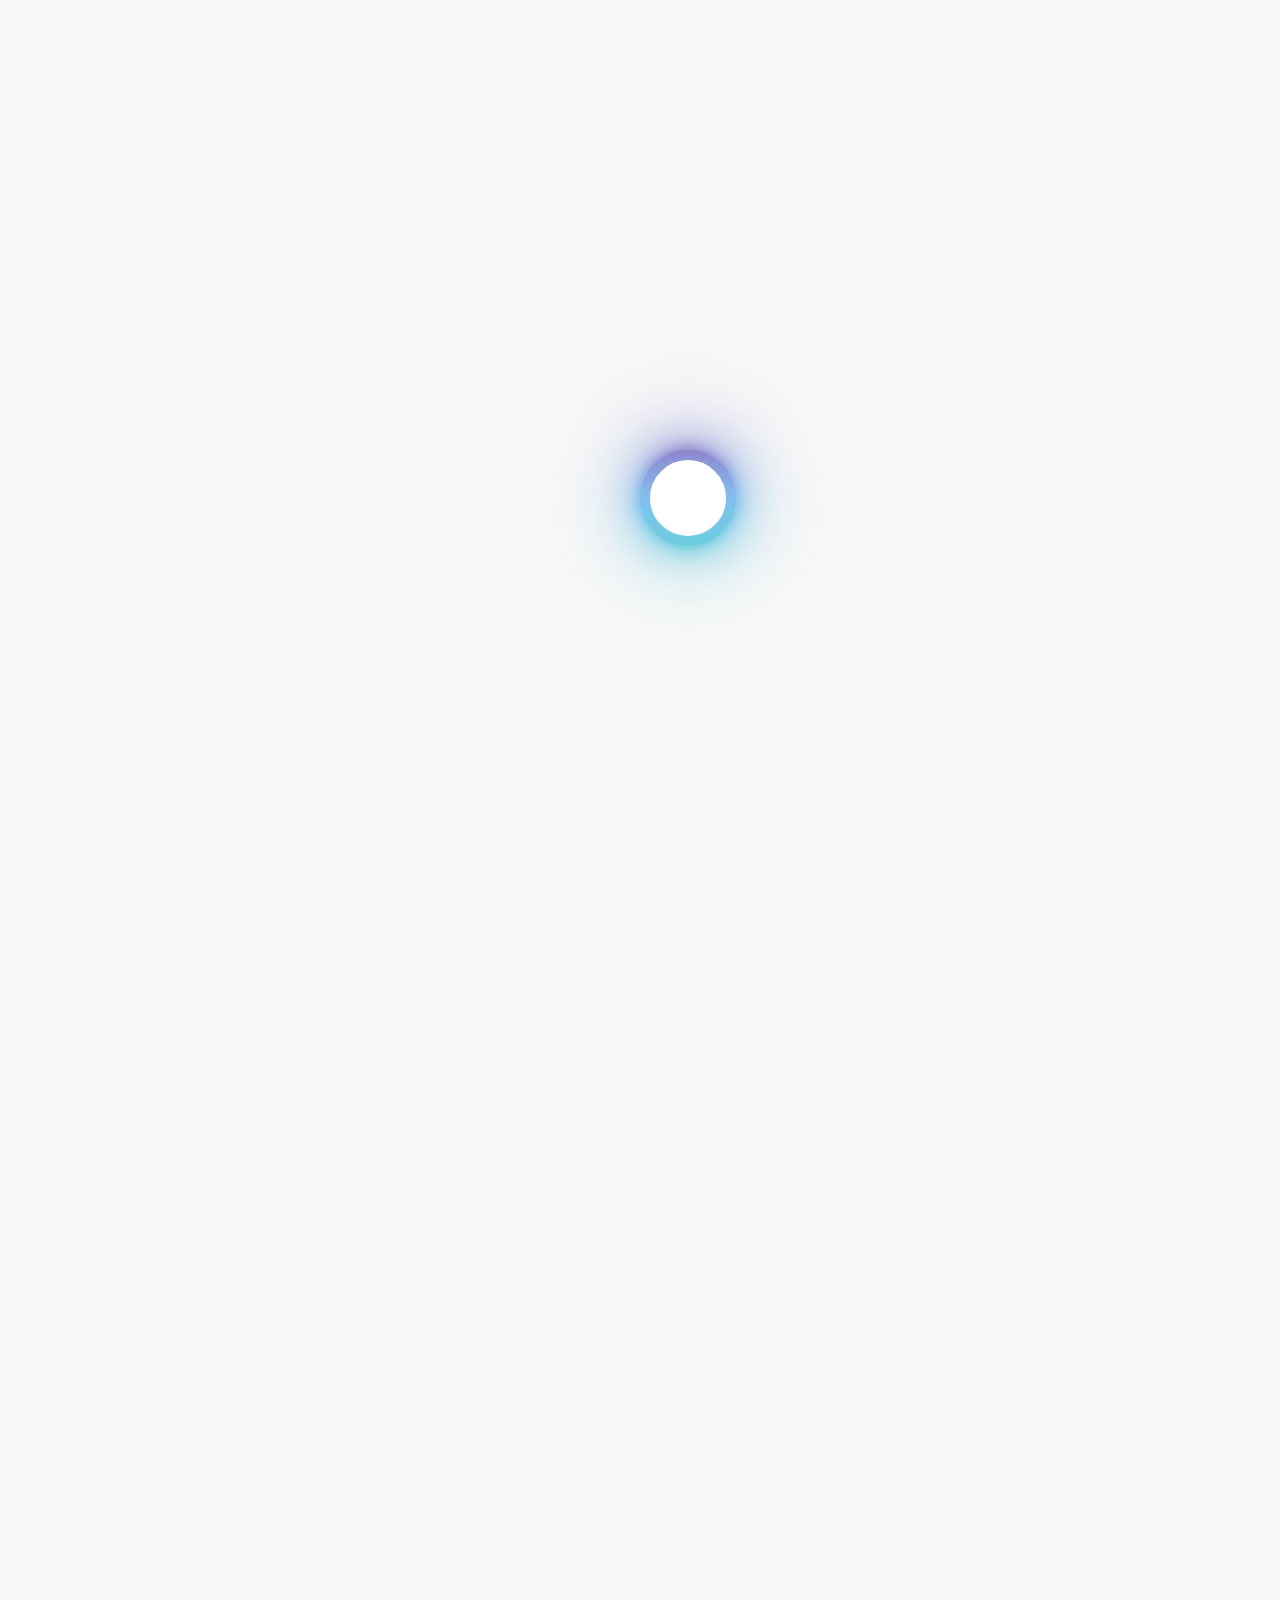
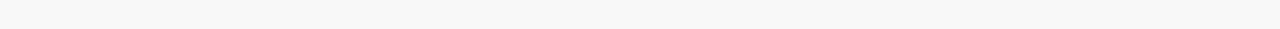
<file: index.html>
<!DOCTYPE html>
<html lang="en">
  <head>
    <meta charset="UTF-8" />
    <meta name="viewport" content="width=device-width, initial-scale=1.0" />
    <title>Home</title>
    <link rel="stylesheet" href="styles.css" />
    <link
      rel="stylesheet"
      href="https://cdnjs.cloudflare.com/ajax/libs/font-awesome/6.4.2/css/all.min.css"
    />
    <link rel="preconnect" href="https://fonts.googleapis.com" />
    <link rel="preconnect" href="https://fonts.gstatic.com" crossorigin />
    <link
      href="https://fonts.googleapis.com/css2?family=Roboto&display=swap"
      rel="stylesheet"
    />
    <link rel="preconnect" href="https://fonts.googleapis.com" />
    <link rel="preconnect" href="https://fonts.gstatic.com" crossorigin />
    <link
      href="https://fonts.googleapis.com/css2?family=Shrikhand&display=swap"
      rel="stylesheet"
    />
  </head>

  <body>
    <div class="hide-delayed">
      <div class="hide-delayed container">
        <span></span>
        <span></span>
        <span></span>
        <span></span>
      </div>
    </div>

    <div class="body-wrapper show-delayed">
      <header class="landing-header">
        <img class="site-logo" src="images/logo/ohmyfood@2x.svg" alt="logo" />
      </header>
      <div class="location">
        <div class="location-title">
          <i class="fa fa-location-dot"></i>
          <p>Paris, Belleville</p>
        </div>
      </div>
      <div class="explore-restaurants-container">
        <h2>Book the menu you like</h2>
        <p>
          Discover top-of-the-art restaurants we <br />
          picked for you
        </p>
        <button class="explore-button">Explore our restaurants</button>
      </div>
      <div class="tutorial">
        <div class="tutorial-wrapper">
          <h2>How it works</h2>
          <div class="tutorial-items">
            <div class="tutorial-item-container">
              <div class="tutorial-item-num">1</div>

              <div class="tutorial-item">
                <i class="fa fa-mobile-screen-button"></i>
                <p>Choose a restaurant</p>
              </div>
            </div>
            <div class="tutorial-item-container">
              <div class="tutorial-item-num">2</div>

              <div class="tutorial-item">
                <i class="fa fa-list-ul"></i>
                <p>Create your menu</p>
              </div>
            </div>
            <div class="tutorial-item-container">
              <div class="tutorial-item-num">3</div>

              <div class="tutorial-item purple">
                <i style="color: #9356dc" class="fa fa-store"></i>
                <p>Go enjoy it at the restaurant</p>
              </div>
            </div>
          </div>
        </div>
      </div>
      <div class="restaurants-container">
        <div class="restaurants-wrapper">
          <h2>Restaurants</h2>
          <div class="restaurant-items">
            <a href="menu-one.html">
              <div class="restaurant-item">
                <div class="new">New</div>
                <img
                  src="images/restaurants/jay-wennington-N_Y88TWmGwA-unsplash.jpg"
                  alt="The Full Palette"
                />

                <div class="item-details">
                  <div>
                    <h3>The Full Palette</h3>
                    <p>New York</p>
                  </div>

                  <div class="con-like">
                    <div class="like" title="like"></div>
                    <div class="checkmark">
                      <svg
                        xmlns="http://www.w3.org/2000/svg"
                        class="outline"
                        viewBox="0 0 24 24"
                      >
                        <path
                          d="M17.5,1.917a6.4,6.4,0,0,0-5.5,3.3,6.4,6.4,0,0,0-5.5-3.3A6.8,6.8,0,0,0,0,8.967c0,4.547,4.786,9.513,8.8,12.88a4.974,4.974,0,0,0,6.4,0C19.214,18.48,24,13.514,24,8.967A6.8,6.8,0,0,0,17.5,1.917Zm-3.585,18.4a2.973,2.973,0,0,1-3.83,0C4.947,16.006,2,11.87,2,8.967a4.8,4.8,0,0,1,4.5-5.05A4.8,4.8,0,0,1,11,8.967a1,1,0,0,0,2,0,4.8,4.8,0,0,1,4.5-5.05A4.8,4.8,0,0,1,22,8.967C22,11.87,19.053,16.006,13.915,20.313Z"
                        ></path>
                      </svg>
                      <svg
                        xmlns="http://www.w3.org/2000/svg"
                        class="filled"
                        viewBox="0 0 24 24"
                      >
                        <path
                          d="M17.5,1.917a6.4,6.4,0,0,0-5.5,3.3,6.4,6.4,0,0,0-5.5-3.3A6.8,6.8,0,0,0,0,8.967c0,4.547,4.786,9.513,8.8,12.88a4.974,4.974,0,0,0,6.4,0C19.214,18.48,24,13.514,24,8.967A6.8,6.8,0,0,0,17.5,1.917Z"
                        ></path>
                      </svg>
                    </div>
                  </div>
                </div>
              </div>
            </a>
            <a href="menu-two.html">
              <div class="restaurant-item">
                <div class="new">New</div>
                <img
                  src="images/restaurants/stil-u2Lp8tXIcjw-unsplash.jpg"
                  alt="The Enchanted Plate"
                />

                <div class="item-details">
                  <div>
                    <h3>The Enchanted Plate</h3>

                    <p>New York</p>
                  </div>
                  <div class="con-like">
                    <div class="like" title="like"></div>
                    <div class="checkmark">
                      <svg
                        xmlns="http://www.w3.org/2000/svg"
                        class="outline"
                        viewBox="0 0 24 24"
                      >
                        <path
                          d="M17.5,1.917a6.4,6.4,0,0,0-5.5,3.3,6.4,6.4,0,0,0-5.5-3.3A6.8,6.8,0,0,0,0,8.967c0,4.547,4.786,9.513,8.8,12.88a4.974,4.974,0,0,0,6.4,0C19.214,18.48,24,13.514,24,8.967A6.8,6.8,0,0,0,17.5,1.917Zm-3.585,18.4a2.973,2.973,0,0,1-3.83,0C4.947,16.006,2,11.87,2,8.967a4.8,4.8,0,0,1,4.5-5.05A4.8,4.8,0,0,1,11,8.967a1,1,0,0,0,2,0,4.8,4.8,0,0,1,4.5-5.05A4.8,4.8,0,0,1,22,8.967C22,11.87,19.053,16.006,13.915,20.313Z"
                        ></path>
                      </svg>
                      <svg
                        xmlns="http://www.w3.org/2000/svg"
                        class="filled"
                        viewBox="0 0 24 24"
                      >
                        <path
                          d="M17.5,1.917a6.4,6.4,0,0,0-5.5,3.3,6.4,6.4,0,0,0-5.5-3.3A6.8,6.8,0,0,0,0,8.967c0,4.547,4.786,9.513,8.8,12.88a4.974,4.974,0,0,0,6.4,0C19.214,18.48,24,13.514,24,8.967A6.8,6.8,0,0,0,17.5,1.917Z"
                        ></path>
                      </svg>
                    </div>
                  </div>
                </div>
              </div>
            </a>
            <a href="menu-three.html">
              <div class="restaurant-item">
                <img
                  src="images/restaurants/toa-heftiba-DQKerTsQwi0-unsplash.jpg"
                  alt="Bastille"
                />
                <div class="item-details">
                  <div>
                    <h3>Bastille</h3>

                    <p>New York</p>
                  </div>
                  <div class="con-like">
                    <div class="like" title="like"></div>
                    <div class="checkmark">
                      <svg
                        xmlns="http://www.w3.org/2000/svg"
                        class="outline"
                        viewBox="0 0 24 24"
                      >
                        <path
                          d="M17.5,1.917a6.4,6.4,0,0,0-5.5,3.3,6.4,6.4,0,0,0-5.5-3.3A6.8,6.8,0,0,0,0,8.967c0,4.547,4.786,9.513,8.8,12.88a4.974,4.974,0,0,0,6.4,0C19.214,18.48,24,13.514,24,8.967A6.8,6.8,0,0,0,17.5,1.917Zm-3.585,18.4a2.973,2.973,0,0,1-3.83,0C4.947,16.006,2,11.87,2,8.967a4.8,4.8,0,0,1,4.5-5.05A4.8,4.8,0,0,1,11,8.967a1,1,0,0,0,2,0,4.8,4.8,0,0,1,4.5-5.05A4.8,4.8,0,0,1,22,8.967C22,11.87,19.053,16.006,13.915,20.313Z"
                        ></path>
                      </svg>
                      <svg
                        xmlns="http://www.w3.org/2000/svg"
                        class="filled"
                        viewBox="0 0 24 24"
                      >
                        <path
                          d="M17.5,1.917a6.4,6.4,0,0,0-5.5,3.3,6.4,6.4,0,0,0-5.5-3.3A6.8,6.8,0,0,0,0,8.967c0,4.547,4.786,9.513,8.8,12.88a4.974,4.974,0,0,0,6.4,0C19.214,18.48,24,13.514,24,8.967A6.8,6.8,0,0,0,17.5,1.917Z"
                        ></path>
                      </svg>
                    </div>
                  </div>
                </div>
              </div>
            </a>

            <a href="menu-four.html">
              <div class="restaurant-item">
                <img
                  src="images/restaurants/louis-hansel-shotsoflouis-qNBGVyOCY8Q-unsplash.jpg"
                  alt="Le Gourmand"
                />
                <div class="item-details">
                  <div>
                    <h3>Le Gourmand</h3>

                    <p>New York</p>
                  </div>
                  <div class="con-like">
                    <div class="like" title="like"></div>
                    <div class="checkmark">
                      <svg
                        xmlns="http://www.w3.org/2000/svg"
                        class="outline"
                        viewBox="0 0 24 24"
                      >
                        <path
                          d="M17.5,1.917a6.4,6.4,0,0,0-5.5,3.3,6.4,6.4,0,0,0-5.5-3.3A6.8,6.8,0,0,0,0,8.967c0,4.547,4.786,9.513,8.8,12.88a4.974,4.974,0,0,0,6.4,0C19.214,18.48,24,13.514,24,8.967A6.8,6.8,0,0,0,17.5,1.917Zm-3.585,18.4a2.973,2.973,0,0,1-3.83,0C4.947,16.006,2,11.87,2,8.967a4.8,4.8,0,0,1,4.5-5.05A4.8,4.8,0,0,1,11,8.967a1,1,0,0,0,2,0,4.8,4.8,0,0,1,4.5-5.05A4.8,4.8,0,0,1,22,8.967C22,11.87,19.053,16.006,13.915,20.313Z"
                        ></path>
                      </svg>
                      <svg
                        xmlns="http://www.w3.org/2000/svg"
                        class="filled"
                        viewBox="0 0 24 24"
                      >
                        <path
                          d="M17.5,1.917a6.4,6.4,0,0,0-5.5,3.3,6.4,6.4,0,0,0-5.5-3.3A6.8,6.8,0,0,0,0,8.967c0,4.547,4.786,9.513,8.8,12.88a4.974,4.974,0,0,0,6.4,0C19.214,18.48,24,13.514,24,8.967A6.8,6.8,0,0,0,17.5,1.917Z"
                        ></path>
                      </svg>
                    </div>
                  </div>
                </div>
              </div>
            </a>
          </div>
        </div>
      </div>
      <footer>
        <div class="footer-wrapper">
          <h3 class="footer-logo">ohmyfood</h3>
          <div class="footer-links">
            <div class="footer-item">
              <i class="fa fa-utensils"></i>
              <p>Suggest a restaurant</p>
            </div>
            <div class="footer-item">
              <i class="fa fa-handshake-angle"></i>
              <p>Become a partner</p>
            </div>
            <p>Legal</p>
            <p>Contact</p>
          </div>
        </div>
      </footer>
    </div>
  </body>
</html>
</file>
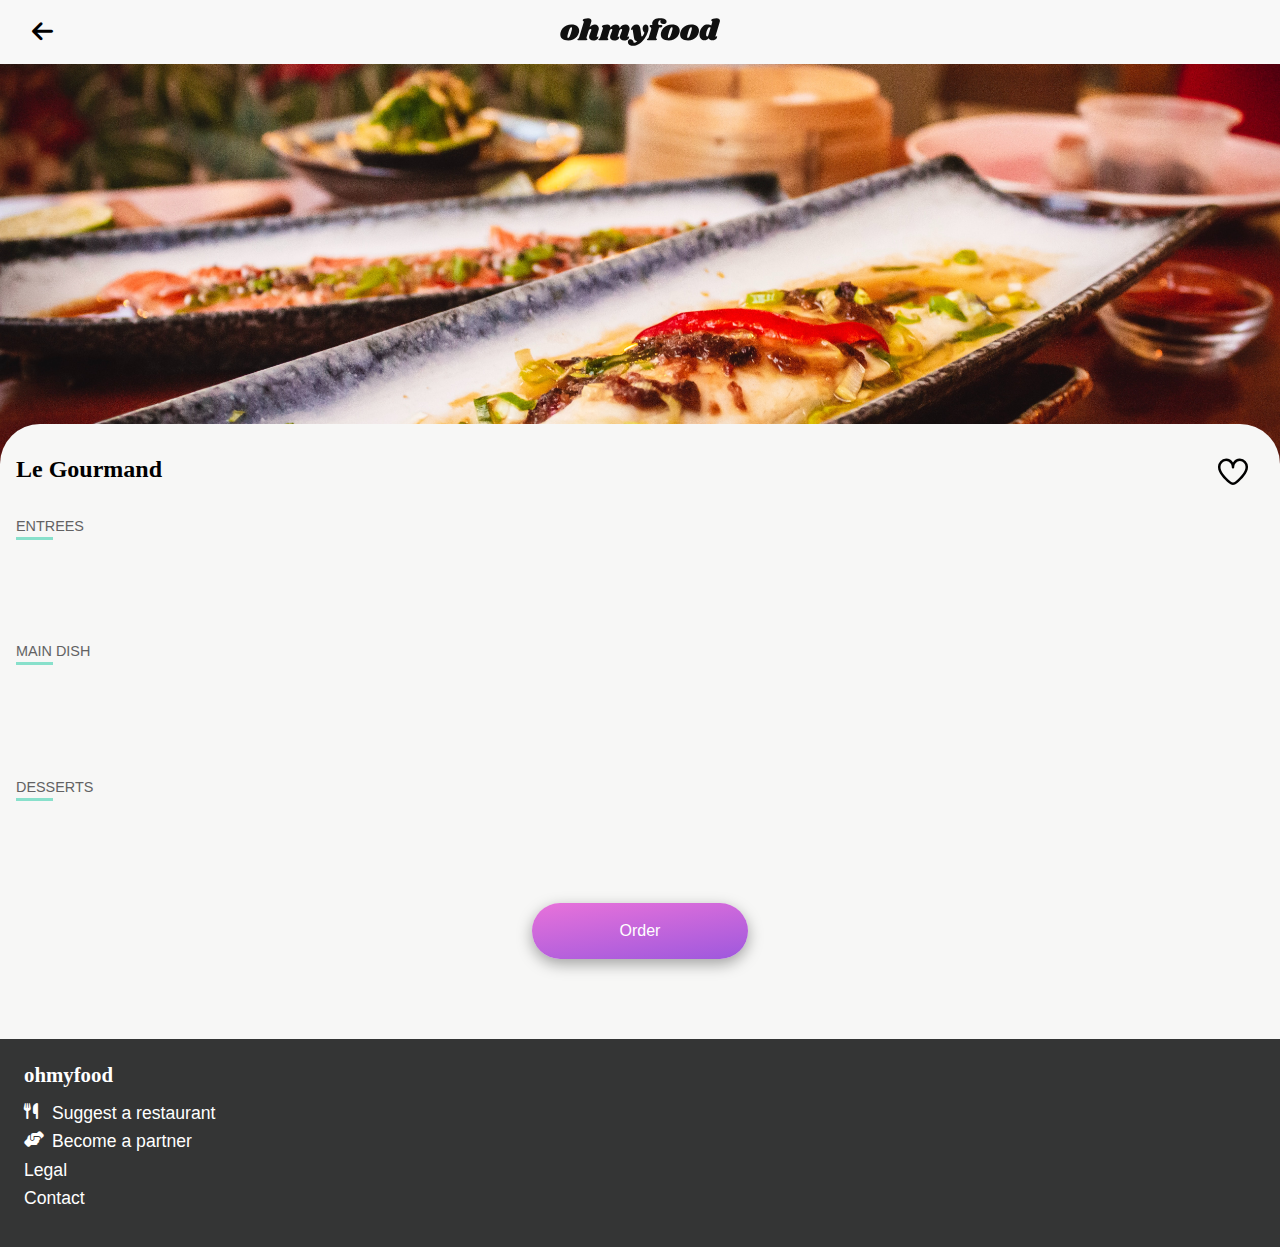
<file: menu-four.html>
<!DOCTYPE html>
<html lang="en">
  <head>
    <meta charset="UTF-8" />
    <meta name="viewport" content="width=device-width, initial-scale=1.0" />
    <title>Document</title>
    <link rel="stylesheet" href="styles.css" />
    <link
      rel="stylesheet"
      href="https://cdnjs.cloudflare.com/ajax/libs/font-awesome/6.4.2/css/all.min.css"
    />
  </head>
  <body>
    <header>
      <a class="back" href="index.html">
        <i class="fa fa-arrow-left"></i>
      </a>
      <img class="site-logo" src="images/logo/ohmyfood@2x.svg" alt="logo" />
    </header>
    <div class="menu-wrapper">
      <img
        class="menu-image"
        src="images/restaurants/louis-hansel-shotsoflouis-qNBGVyOCY8Q-unsplash.jpg"
        alt="menu-image"
      />
      <main class="menu-main">
        <div class="menu-main-title">
          <h2>Le Gourmand</h2>
          <div class="con-like">
            <input class="like" type="checkbox" title="like" />
            <div class="checkmark">
              <svg
                xmlns="http://www.w3.org/2000/svg"
                class="outline"
                viewBox="0 0 24 24"
              >
                <path
                  d="M17.5,1.917a6.4,6.4,0,0,0-5.5,3.3,6.4,6.4,0,0,0-5.5-3.3A6.8,6.8,0,0,0,0,8.967c0,4.547,4.786,9.513,8.8,12.88a4.974,4.974,0,0,0,6.4,0C19.214,18.48,24,13.514,24,8.967A6.8,6.8,0,0,0,17.5,1.917Zm-3.585,18.4a2.973,2.973,0,0,1-3.83,0C4.947,16.006,2,11.87,2,8.967a4.8,4.8,0,0,1,4.5-5.05A4.8,4.8,0,0,1,11,8.967a1,1,0,0,0,2,0,4.8,4.8,0,0,1,4.5-5.05A4.8,4.8,0,0,1,22,8.967C22,11.87,19.053,16.006,13.915,20.313Z"
                ></path>
              </svg>
              <svg
                xmlns="http://www.w3.org/2000/svg"
                class="filled"
                viewBox="0 0 24 24"
              >
                <path
                  d="M17.5,1.917a6.4,6.4,0,0,0-5.5,3.3,6.4,6.4,0,0,0-5.5-3.3A6.8,6.8,0,0,0,0,8.967c0,4.547,4.786,9.513,8.8,12.88a4.974,4.974,0,0,0,6.4,0C19.214,18.48,24,13.514,24,8.967A6.8,6.8,0,0,0,17.5,1.917Z"
                ></path>
              </svg>
            </div>
          </div>
        </div>
        <p class="section-title">ENTREES</p>

        <div class="section-underline"></div>
        <div class="menu-items">
          <div class="menu-item">
            <div class="main">
              <p class="title">Tuna Carpaccio</p>
              <div class="info">
                <span class="description">Seasoned with yuzu</span>
                <span class="price">25€</span>
              </div>
            </div>
            <div class="check">
              <i class="fa fa-circle-check"></i>
            </div>
          </div>
          <div class="menu-item">
            <div class="main">
              <p class="title">Crunchy Lobster Croquets</p>
              <div class="info">
                <span class="description">With seasonal vegetables</span>
                <span class="price">35€</span>
              </div>
            </div>
            <div class="check">
              <i class="fa fa-circle-check"></i>
            </div>
          </div>
          <div class="menu-item">
            <div class="main">
              <p class="title">Mushroom soup</p>
              <div class="info">
                <span class="description">With truffles</span>
                <span class="price">20€</span>
              </div>
            </div>
            <div class="check">
              <i class="fa fa-circle-check"></i>
            </div>
          </div>
        </div>

        <p class="section-title">MAIN DISH</p>
        <div class="section-underline"></div>
        <div class="menu-items">
          <div class="menu-item">
            <div class="main">
              <p class="title">
                Roast Chicken with Provincal <br />
                Herbs
              </p>
              <div class="info">
                <p class="description">With truffle cream</p>
                <span class="price">40€</span>
              </div>
            </div>
            <div class="check">
              <i class="fa fa-circle-check"></i>
            </div>
          </div>
          <div class="menu-item">
            <div class="main">
              <p class="title">Roasted Lobster</p>
              <div class="info">
                <span class="description">With seasonal vegetables</span>
                <span class="price">35€</span>
              </div>
            </div>
            <div class="check">
              <i class="fa fa-circle-check"></i>
            </div>
          </div>
          <div class="menu-item">
            <div class="main">
              <p class="title">Angust Beef Ribs</p>
              <div class="info">
                <span class="description">With mashed parsnips</span>
                <span class="price">44€</span>
              </div>
            </div>
            <div class="check">
              <i class="fa fa-circle-check"></i>
            </div>
          </div>
        </div>
        <p class="section-title">DESSERTS</p>
        <div class="section-underline"></div>
        <div class="menu-items">
          <div class="menu-item">
            <div class="main">
              <p class="title">Assorted Dessert Plate</p>
              <div class="info">
                <span class="description">Chef's choice</span>
                <span class="price">18€</span>
              </div>
            </div>
            <div class="check">
              <i class="fa fa-circle-check"></i>
            </div>
          </div>
          <div class="menu-item">
            <div class="main">
              <p class="title">Crème brulée</p>
              <div class="info">
                <span class="description">Revisited</span>
                <span class="price">22€</span>
              </div>
            </div>
            <div class="check">
              <i class="fa fa-circle-check"></i>
            </div>
          </div>
          <div class="menu-item">
            <div class="main">
              <p class="title">Tiramisu</p>
              <div class="info">
                <span class="description">With hazelnuts</span>
                <span class="price">23€</span>
              </div>
            </div>
            <div class="check">
              <i class="fa fa-circle-check"></i>
            </div>
          </div>
        </div>
        <div class="order-container">
          <button class="explore-button">Order</button>
        </div>
      </main>
    </div>
    <footer>
      <div class="footer-wrapper">
        <h3 class="footer-logo">ohmyfood</h3>
        <div class="footer-links">
          <div class="footer-item">
            <i class="fa fa-utensils"></i>
            <p>Suggest a restaurant</p>
          </div>
          <div class="footer-item">
            <i class="fa fa-handshake-angle"></i>
            <p>Become a partner</p>
          </div>
          <p>Legal</p>
          <p>Contact</p>
        </div>
      </div>
    </footer>
  </body>
</html>
</file>
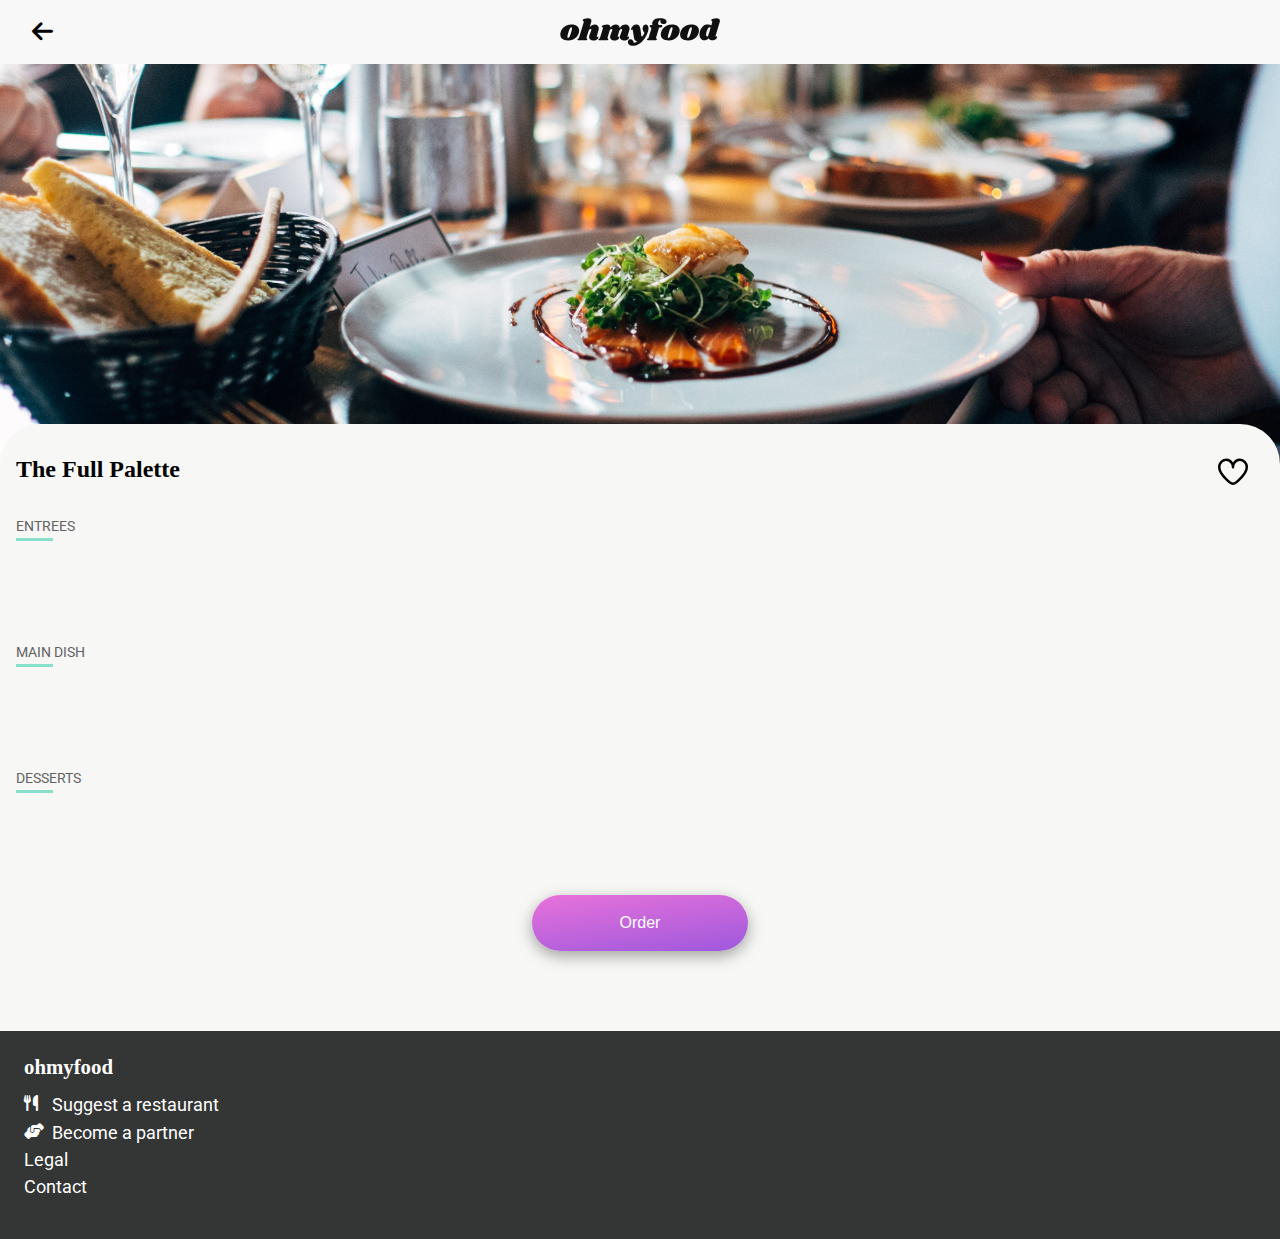
<file: menu-one.html>
<!DOCTYPE html>
<html lang="en">
  <head>
    <meta charset="UTF-8" />
    <meta name="viewport" content="width=device-width, initial-scale=1.0" />
    <title>Document</title>
    <link rel="stylesheet" href="styles.css" />
    <link
      rel="stylesheet"
      href="https://cdnjs.cloudflare.com/ajax/libs/font-awesome/6.4.2/css/all.min.css"
    />
    <link
      href="https://fonts.googleapis.com/css?family=Roboto&display=swap"
      rel="stylesheet"
    />
  </head>
  <body>
    <header>
      <a class="back" href="index.html">
        <i class="fa fa-arrow-left"></i>
      </a>
      <img class="site-logo" src="images/logo/ohmyfood@2x.svg" alt="logo" />
    </header>
    <div class="menu-container">
      <div class="menu-wrapper">
        <img
          class="menu-image"
          src="images/restaurants/jay-wennington-N_Y88TWmGwA-unsplash.jpg"
          alt="menu-image"
        />
        <main class="menu-main">
          <div class="menu-main-title">
            <h2>The Full Palette</h2>
            <div class="con-like">
              <input class="like" type="checkbox" title="like" />
              <div class="checkmark">
                <svg
                  xmlns="http://www.w3.org/2000/svg"
                  class="outline"
                  viewBox="0 0 24 24"
                >
                  <path
                    d="M17.5,1.917a6.4,6.4,0,0,0-5.5,3.3,6.4,6.4,0,0,0-5.5-3.3A6.8,6.8,0,0,0,0,8.967c0,4.547,4.786,9.513,8.8,12.88a4.974,4.974,0,0,0,6.4,0C19.214,18.48,24,13.514,24,8.967A6.8,6.8,0,0,0,17.5,1.917Zm-3.585,18.4a2.973,2.973,0,0,1-3.83,0C4.947,16.006,2,11.87,2,8.967a4.8,4.8,0,0,1,4.5-5.05A4.8,4.8,0,0,1,11,8.967a1,1,0,0,0,2,0,4.8,4.8,0,0,1,4.5-5.05A4.8,4.8,0,0,1,22,8.967C22,11.87,19.053,16.006,13.915,20.313Z"
                  ></path>
                </svg>
                <svg
                  xmlns="http://www.w3.org/2000/svg"
                  class="filled"
                  viewBox="0 0 24 24"
                >
                  <path
                    d="M17.5,1.917a6.4,6.4,0,0,0-5.5,3.3,6.4,6.4,0,0,0-5.5-3.3A6.8,6.8,0,0,0,0,8.967c0,4.547,4.786,9.513,8.8,12.88a4.974,4.974,0,0,0,6.4,0C19.214,18.48,24,13.514,24,8.967A6.8,6.8,0,0,0,17.5,1.917Z"
                  ></path>
                </svg>
              </div>
            </div>
          </div>
          <p class="section-title">ENTREES</p>

          <div class="section-underline"></div>
          <div class="menu-items">
            <div class="menu-item">
              <div class="main">
                <p class="title">Escargot</p>
                <div class="info">
                  <span class="description">With southern French spices</span>
                  <span class="price">25€</span>
                </div>
              </div>
              <div class="check">
                <i class="fa fa-circle-check"></i>
              </div>
            </div>
            <div class="menu-item">
              <div class="main">
                <p class="title">Duck Foie Gras</p>
                <div class="info">
                  <span class="description">With black truffle shavings</span>
                  <span class="price">35€</span>
                </div>
              </div>
              <div class="check">
                <i class="fa fa-circle-check"></i>
              </div>
            </div>
            <div class="menu-item">
              <div class="main">
                <p class="title">Fried egg</p>
                <div class="info">
                  <span class="description"
                    >Seasoned with truffle cream and</span
                  >
                  <span class="price">20€</span>
                </div>
              </div>
              <div class="check">
                <i class="fa fa-circle-check"></i>
              </div>
            </div>
          </div>

          <p class="section-title">MAIN DISH</p>
          <div class="section-underline"></div>
          <div class="menu-items">
            <div class="menu-item">
              <div class="main">
                <p class="title">Herb-Encrusted Steak</p>
                <div class="info">
                  <p class="description">
                    With delicately sliced and seasoned vegetables
                  </p>
                  <span class="price">40€</span>
                </div>
              </div>
              <div class="check">
                <i class="fa fa-circle-check"></i>
              </div>
            </div>
            <div class="menu-item">
              <div class="main">
                <p class="title">Ox Tail Shepard's Pie</p>
                <div class="info">
                  <span class="description"
                    >With black truffle and pureed parsnips</span
                  >
                  <span class="price">35€</span>
                </div>
              </div>
              <div class="check">
                <i class="fa fa-circle-check"></i>
              </div>
            </div>
            <div class="menu-item">
              <div class="main">
                <p class="title">Filet of Sole</p>
                <div class="info">
                  <span class="description">With citrus dressing</span>
                  <span class="price">44€</span>
                </div>
              </div>
              <div class="check">
                <i class="fa fa-circle-check"></i>
              </div>
            </div>
          </div>
          <p class="section-title">DESSERTS</p>
          <div class="section-underline"></div>
          <div class="menu-items">
            <div class="menu-item">
              <div class="main">
                <p class="title">Paris-Brest</p>
                <div class="info">
                  <span class="description">revisited</span>
                  <span class="price">18€</span>
                </div>
              </div>
              <div class="check">
                <i class="fa fa-circle-check"></i>
              </div>
            </div>
            <div class="menu-item">
              <div class="main">
                <p class="title">Chocolate Macaroons</p>
                <div class="info">
                  <span class="description">With vanilla ice cream</span>
                  <span class="price">22€</span>
                </div>
              </div>
              <div class="check">
                <i class="fa fa-circle-check"></i>
              </div>
            </div>
            <div class="menu-item">
              <div class="main">
                <p class="title">Chocolate Mousse</p>
                <div class="info">
                  <span class="description">With spices and black truffle</span>
                  <span class="price">23€</span>
                </div>
              </div>
              <div class="check">
                <i class="fa fa-circle-check"></i>
              </div>
            </div>
          </div>
          <div class="order-container">
            <button class="explore-button">Order</button>
          </div>
        </main>
      </div>
    </div>

    <footer>
      <div class="footer-wrapper">
        <h3 class="footer-logo">ohmyfood</h3>
        <div class="footer-links">
          <div class="footer-item">
            <i class="fa fa-utensils"></i>
            <p>Suggest a restaurant</p>
          </div>
          <div class="footer-item">
            <i class="fa fa-handshake-angle"></i>
            <p>Become a partner</p>
          </div>
          <p>Legal</p>
          <p>Contact</p>
        </div>
      </div>
    </footer>
  </body>
</html>
</file>
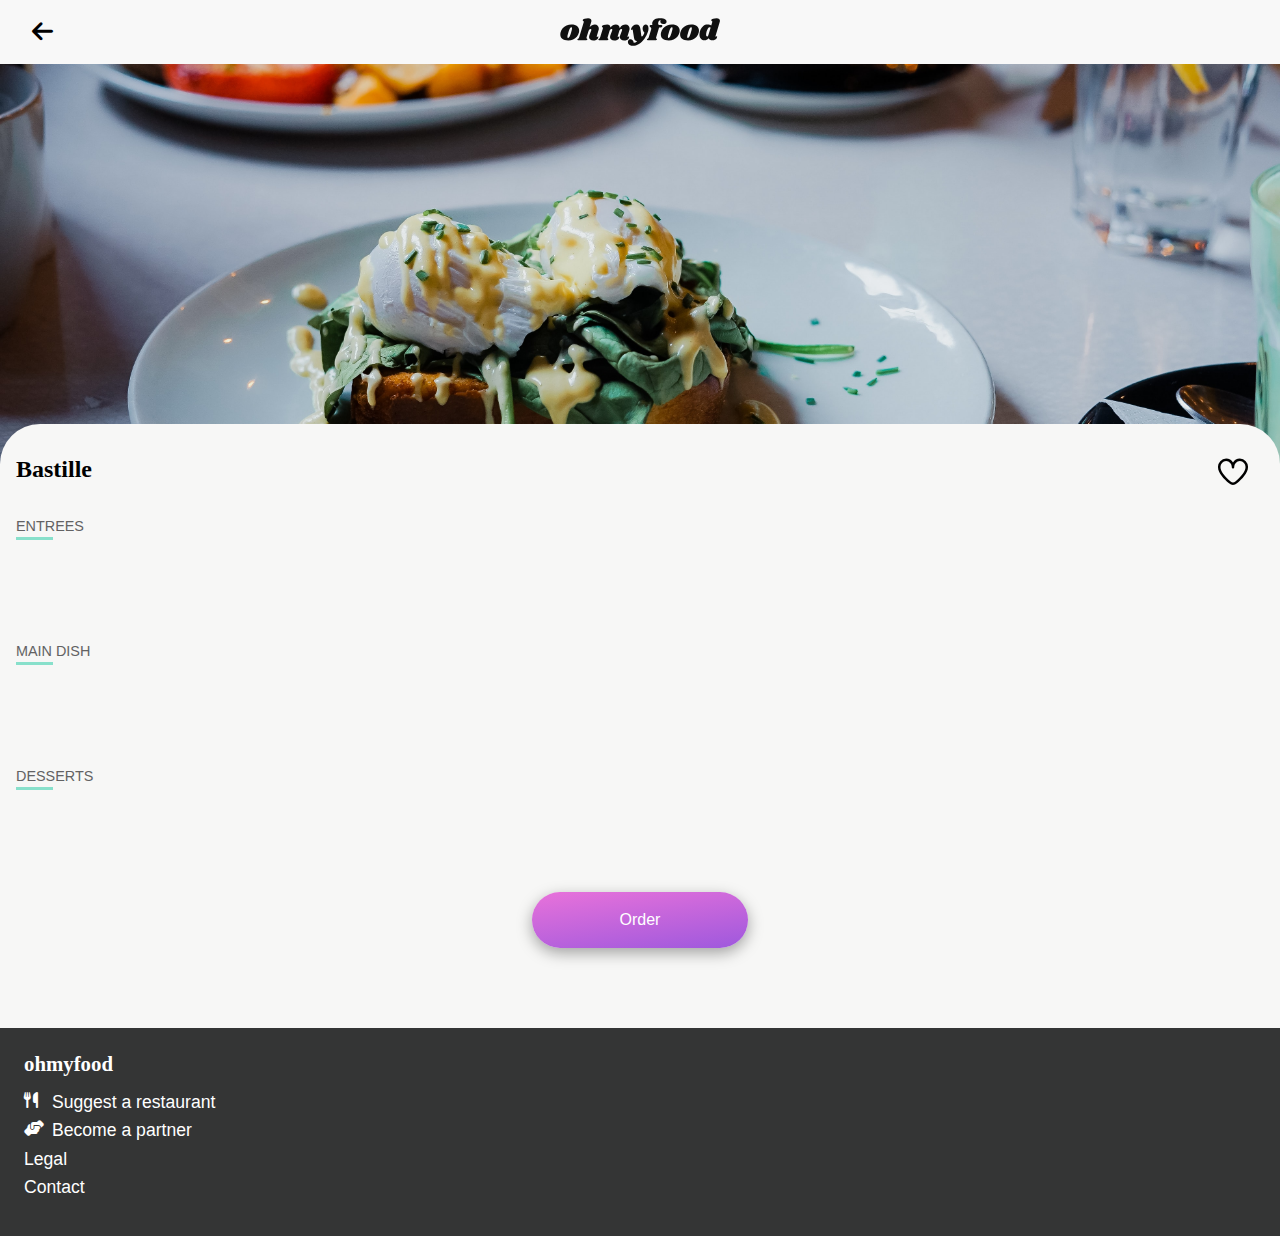
<file: menu-three.html>
<!DOCTYPE html>
<html lang="en">
  <head>
    <meta charset="UTF-8" />
    <meta name="viewport" content="width=device-width, initial-scale=1.0" />
    <title>Document</title>
    <link rel="stylesheet" href="styles.css" />
    <link
      rel="stylesheet"
      href="https://cdnjs.cloudflare.com/ajax/libs/font-awesome/6.4.2/css/all.min.css"
    />
  </head>
  <body>
    <header>
      <a class="back" href="index.html">
        <i class="fa fa-arrow-left"></i>
      </a>
      <img class="site-logo" src="images/logo/ohmyfood@2x.svg" alt="logo" />
    </header>
    <div class="menu-wrapper">
      <img
        class="menu-image"
        src="images/restaurants/toa-heftiba-DQKerTsQwi0-unsplash.jpg"
        alt="menu-image"
      />
      <main class="menu-main">
        <div class="menu-main-title">
          <h2>Bastille</h2>
          <div class="con-like">
            <input class="like" type="checkbox" title="like" />
            <div class="checkmark">
              <svg
                xmlns="http://www.w3.org/2000/svg"
                class="outline"
                viewBox="0 0 24 24"
              >
                <path
                  d="M17.5,1.917a6.4,6.4,0,0,0-5.5,3.3,6.4,6.4,0,0,0-5.5-3.3A6.8,6.8,0,0,0,0,8.967c0,4.547,4.786,9.513,8.8,12.88a4.974,4.974,0,0,0,6.4,0C19.214,18.48,24,13.514,24,8.967A6.8,6.8,0,0,0,17.5,1.917Zm-3.585,18.4a2.973,2.973,0,0,1-3.83,0C4.947,16.006,2,11.87,2,8.967a4.8,4.8,0,0,1,4.5-5.05A4.8,4.8,0,0,1,11,8.967a1,1,0,0,0,2,0,4.8,4.8,0,0,1,4.5-5.05A4.8,4.8,0,0,1,22,8.967C22,11.87,19.053,16.006,13.915,20.313Z"
                ></path>
              </svg>
              <svg
                xmlns="http://www.w3.org/2000/svg"
                class="filled"
                viewBox="0 0 24 24"
              >
                <path
                  d="M17.5,1.917a6.4,6.4,0,0,0-5.5,3.3,6.4,6.4,0,0,0-5.5-3.3A6.8,6.8,0,0,0,0,8.967c0,4.547,4.786,9.513,8.8,12.88a4.974,4.974,0,0,0,6.4,0C19.214,18.48,24,13.514,24,8.967A6.8,6.8,0,0,0,17.5,1.917Z"
                ></path>
              </svg>
            </div>
          </div>
        </div>
        <p class="section-title">ENTREES</p>

        <div class="section-underline"></div>
        <div class="menu-items">
          <div class="menu-item">
            <div class="main">
              <p class="title">Citrus Squid Carpaccio</p>
              <div class="info">
                <span class="description">With orange zest</span>
                <span class="price">25€</span>
              </div>
            </div>
            <div class="check">
              <i class="fa fa-circle-check"></i>
            </div>
          </div>
          <div class="menu-item">
            <div class="main">
              <p class="title">Grandmother's Vegetable Soup</p>
              <div class="info">
                <span class="description"
                  >Carrots, parsnips, Jerusalem artichoke</span
                >
                <span class="price">35€</span>
              </div>
            </div>
            <div class="check">
              <i class="fa fa-circle-check"></i>
            </div>
          </div>
          <div class="menu-item">
            <div class="main">
              <p class="title">Onion Soup</p>
              <div class="info">
                <span class="description">Revisited</span>
                <span class="price">20€</span>
              </div>
            </div>
            <div class="check">
              <i class="fa fa-circle-check"></i>
            </div>
          </div>
        </div>

        <p class="section-title">MAIN DISH</p>
        <div class="section-underline"></div>
        <div class="menu-items">
          <div class="menu-item">
            <div class="main">
              <p class="title">Scallops</p>
              <div class="info">
                <p class="description">With mashed parsnip</p>
                <span class="price">40€</span>
              </div>
            </div>
            <div class="check">
              <i class="fa fa-circle-check"></i>
            </div>
          </div>
          <div class="menu-item">
            <div class="main">
              <p class="title">Magret de canard</p>
              <div class="info">
                <span class="description">With mashed potatoes</span>
                <span class="price">35€</span>
              </div>
            </div>
            <div class="check">
              <i class="fa fa-circle-check"></i>
            </div>
          </div>
          <div class="menu-item">
            <div class="main">
              <p class="title">Game Hen</p>
              <div class="info">
                <span class="description">With vegetable gnocchis</span>
                <span class="price">44€</span>
              </div>
            </div>
            <div class="check">
              <i class="fa fa-circle-check"></i>
            </div>
          </div>
        </div>
        <p class="section-title">DESSERTS</p>
        <div class="section-underline"></div>
        <div class="menu-items">
          <div class="menu-item">
            <div class="main">
              <p class="title">Floral Ice Cream</p>
              <div class="info">
                <span class="description">With hazelnut butter</span>
                <span class="price">18€</span>
              </div>
            </div>
            <div class="check">
              <i class="fa fa-circle-check"></i>
            </div>
          </div>
          <div class="menu-item">
            <div class="main">
              <p class="title">Chocolate Lava Cake</p>
              <div class="info">
                <span class="description">With vanilla ice cream</span>
                <span class="price">22€</span>
              </div>
            </div>
            <div class="check">
              <i class="fa fa-circle-check"></i>
            </div>
          </div>
          <div class="menu-item">
            <div class="main">
              <p class="title">Napolean</p>
              <div class="info">
                <span class="description">With blueberries and marzipan</span>
                <span class="price">23€</span>
              </div>
            </div>
            <div class="check">
              <i class="fa fa-circle-check"></i>
            </div>
          </div>
        </div>
        <div class="order-container">
          <button class="explore-button">Order</button>
        </div>
      </main>
    </div>
    <footer>
      <div class="footer-wrapper">
        <h3 class="footer-logo">ohmyfood</h3>
        <div class="footer-links">
          <div class="footer-item">
            <i class="fa fa-utensils"></i>
            <p>Suggest a restaurant</p>
          </div>
          <div class="footer-item">
            <i class="fa fa-handshake-angle"></i>
            <p>Become a partner</p>
          </div>
          <p>Legal</p>
          <p>Contact</p>
        </div>
      </div>
    </footer>
  </body>
</html>
</file>
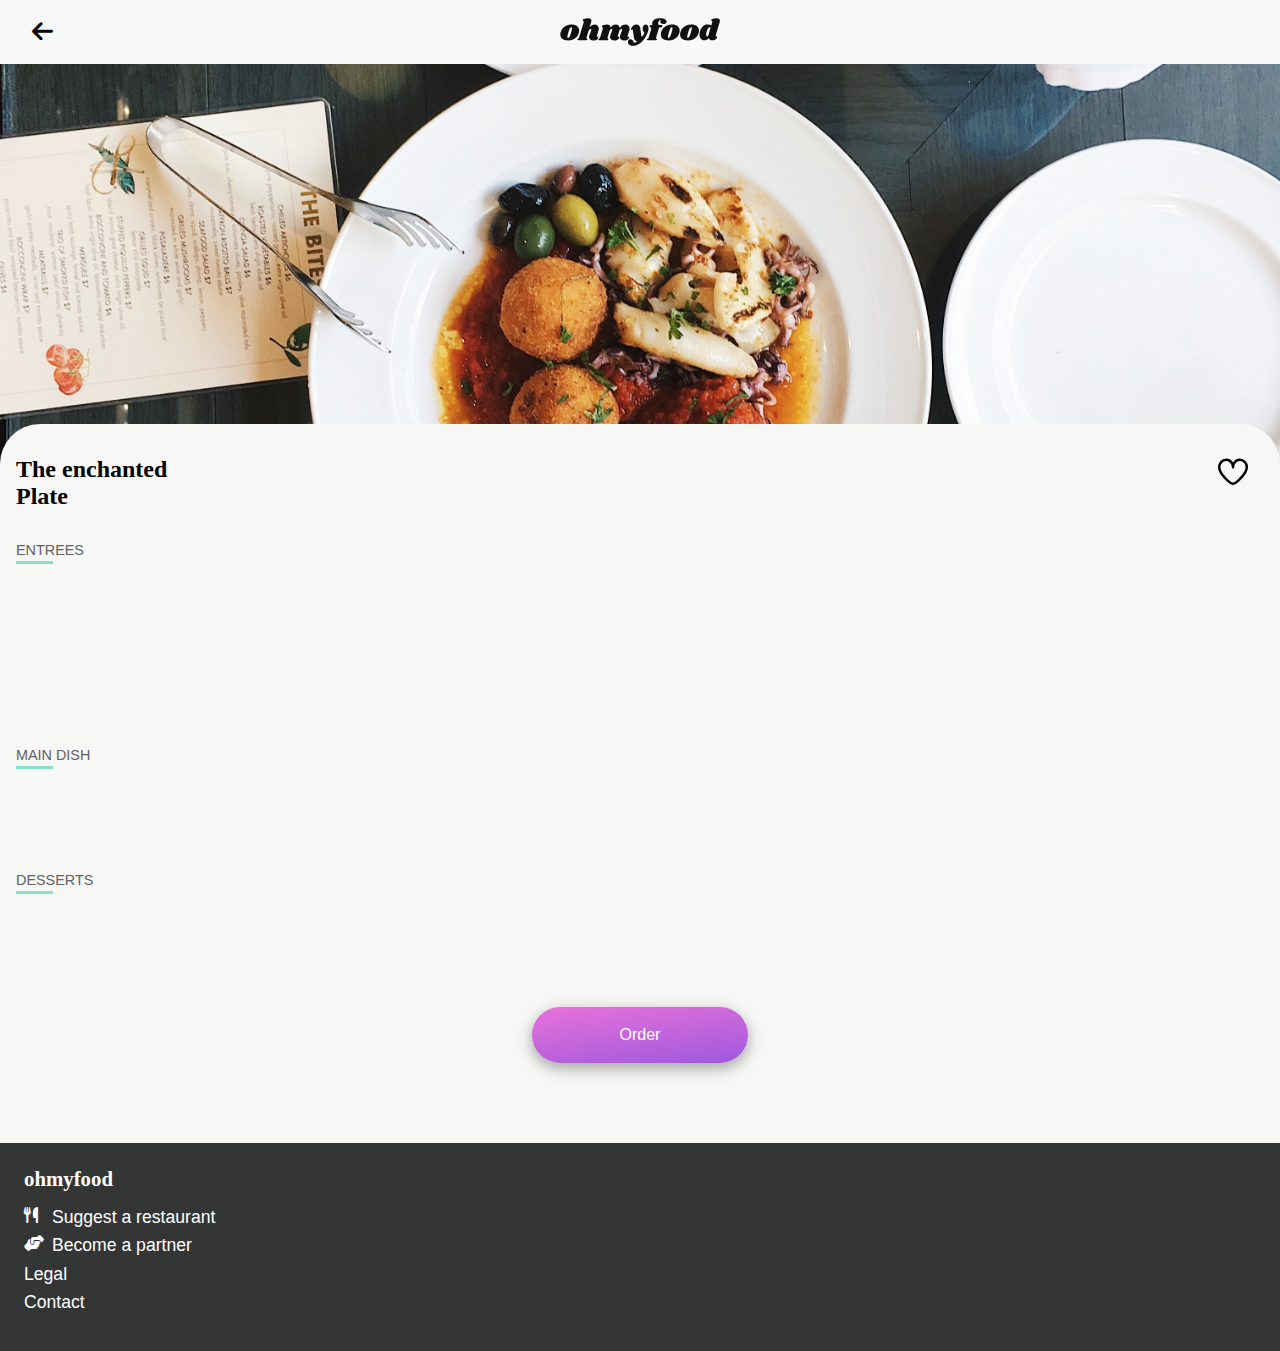
<file: menu-two.html>
<!DOCTYPE html>
<html lang="en">
  <head>
    <meta charset="UTF-8" />
    <meta name="viewport" content="width=device-width, initial-scale=1.0" />
    <title>Document</title>
    <link rel="stylesheet" href="styles.css" />
    <link
      rel="stylesheet"
      href="https://cdnjs.cloudflare.com/ajax/libs/font-awesome/6.4.2/css/all.min.css"
    />
  </head>
  <body>
    <header>
      <a class="back" href="index.html">
        <i class="fa fa-arrow-left"></i>
      </a>
      <img class="site-logo" src="images/logo/ohmyfood@2x.svg" />
    </header>
    <div class="menu-wrapper">
      <img
        class="menu-image"
        src="images/restaurants/stil-u2Lp8tXIcjw-unsplash.jpg"
      />
      <main class="menu-main">
        <div class="menu-main-title">
          <h2>
            The enchanted <br />
            Plate
          </h2>
          <div class="con-like">
            <input class="like" type="checkbox" title="like" />
            <div class="checkmark">
              <svg
                xmlns="http://www.w3.org/2000/svg"
                class="outline"
                viewBox="0 0 24 24"
              >
                <path
                  d="M17.5,1.917a6.4,6.4,0,0,0-5.5,3.3,6.4,6.4,0,0,0-5.5-3.3A6.8,6.8,0,0,0,0,8.967c0,4.547,4.786,9.513,8.8,12.88a4.974,4.974,0,0,0,6.4,0C19.214,18.48,24,13.514,24,8.967A6.8,6.8,0,0,0,17.5,1.917Zm-3.585,18.4a2.973,2.973,0,0,1-3.83,0C4.947,16.006,2,11.87,2,8.967a4.8,4.8,0,0,1,4.5-5.05A4.8,4.8,0,0,1,11,8.967a1,1,0,0,0,2,0,4.8,4.8,0,0,1,4.5-5.05A4.8,4.8,0,0,1,22,8.967C22,11.87,19.053,16.006,13.915,20.313Z"
                ></path>
              </svg>
              <svg
                xmlns="http://www.w3.org/2000/svg"
                class="filled"
                viewBox="0 0 24 24"
              >
                <path
                  d="M17.5,1.917a6.4,6.4,0,0,0-5.5,3.3,6.4,6.4,0,0,0-5.5-3.3A6.8,6.8,0,0,0,0,8.967c0,4.547,4.786,9.513,8.8,12.88a4.974,4.974,0,0,0,6.4,0C19.214,18.48,24,13.514,24,8.967A6.8,6.8,0,0,0,17.5,1.917Z"
                ></path>
              </svg>
            </div>
          </div>
        </div>
        <p class="section-title">ENTREES</p>

        <div class="section-underline"></div>
        <div class="menu-items">
          <div class="menu-item">
            <div class="main">
              <p class="title">Foie Gras Ravioli</p>
              <div class="info">
                <span class="description">With truffle cream</span>
                <span class="price">25€</span>
              </div>
            </div>
            <div class="check">
              <i class="fa fa-circle-check"></i>
            </div>
          </div>
          <div class="menu-item">
            <div class="main">
              <p class="title">Oscietra Caviar</p>
              <div class="info">
                <span class="description">With buckwheat blinis</span>
                <span class="price">35€</span>
              </div>
            </div>
            <div class="check">
              <i class="fa fa-circle-check"></i>
            </div>
          </div>
          <div class="menu-item">
            <div class="main">
              <p class="title">Lobster and Leek Foam</p>
              <div class="info">
                <span class="description">Marinated with orange zest</span>
                <span class="price">20€</span>
              </div>
            </div>
            <div class="check">
              <i class="fa fa-circle-check"></i>
            </div>
          </div>
          <div class="menu-item">
            <div class="main">
              <p class="title">Duck Foie Gras</p>
              <div class="info">
                <span class="description"
                  >With fig jam and grilled baguette</span
                >
                <span class="price">35€</span>
              </div>
            </div>
            <div class="check">
              <i class="fa fa-circle-check"></i>
            </div>
          </div>
        </div>

        <p class="section-title">MAIN DISH</p>
        <div class="section-underline"></div>
        <div class="menu-items">
          <div class="menu-item">
            <div class="main">
              <p class="title">Fresh Buttered Scallops</p>
              <div class="info">
                <p class="description">With white celery puree</p>
                <span class="price">40€</span>
              </div>
            </div>
            <div class="check">
              <i class="fa fa-circle-check"></i>
            </div>
          </div>
          <div class="menu-item">
            <div class="main">
              <p class="title">Pan-Fried Lobster</p>
              <div class="info">
                <span class="description">With mashed sweet potatoes</span>
                <span class="price">35€</span>
              </div>
            </div>
            <div class="check">
              <i class="fa fa-circle-check"></i>
            </div>
          </div>
          <div class="menu-item">
            <div class="main">
              <p class="title">Braised Ox Tail</p>
              <div class="info">
                <span class="description">With wild rice and lemon zest</span>
                <span class="price">44€</span>
              </div>
            </div>
            <div class="check">
              <i class="fa fa-circle-check"></i>
            </div>
          </div>
        </div>
        <p class="section-title">DESSERTS</p>
        <div class="section-underline"></div>
        <div class="menu-items">
          <div class="menu-item">
            <div class="main">
              <p class="title">
                Chocolate and Hazelnut <br />
                Macaroon
              </p>
              <div class="info">
                <span class="description">With caramel butter ice cream</span>
                <span class="price">18€</span>
              </div>
            </div>
            <div class="check">
              <i class="fa fa-circle-check"></i>
            </div>
          </div>
          <div class="menu-item">
            <div class="main">
              <p class="title">Baba au rhum</p>
              <div class="info">
                <span class="description">With lemon drizzle</span>
                <span class="price">22€</span>
              </div>
            </div>
            <div class="check">
              <i class="fa fa-circle-check"></i>
            </div>
          </div>
          <div class="menu-item">
            <div class="main">
              <p class="title">Lemon Meringue Pie</p>
              <div class="info">
                <span class="description">Destructured</span>
                <span class="price">23€</span>
              </div>
            </div>
            <div class="check">
              <i class="fa fa-circle-check"></i>
            </div>
          </div>
        </div>
        <div class="order-container">
          <button class="explore-button">Order</button>
        </div>
      </main>
    </div>
    <footer>
      <div class="footer-wrapper">
        <h3 class="footer-logo">ohmyfood</h3>
        <div class="footer-links">
          <div class="footer-item">
            <i class="fa fa-utensils"></i>
            <p>Suggest a restaurant</p>
          </div>
          <div class="footer-item">
            <i class="fa fa-handshake-angle"></i>
            <p>Become a partner</p>
          </div>
          <p>Legal</p>
          <p>Contact</p>
        </div>
      </div>
    </footer>
  </body>
</html>
</file>
<file: styles.css>
body {
  font-family: "Roboto", sans-serif;
  margin: 0;
  /* border: 1px red solid; */
  min-height: 100vh;
  display: flex;
  flex-direction: column;
  background-color: #f8f8f8;
}

.body-wrapper {
  opacity: 0;
}

header {
  height: 4rem;
  width: 100%;
  display: flex;
  align-items: center;
  justify-content: center;
  position: relative;
}
.landing-header {
  box-shadow: rgba(50, 50, 93, 0.25) 0px 6px 12px -12px,
    rgba(0, 0, 0, 0.3) 0px 3px 7px -3px;
  z-index: 1;
}

h3 {
  margin: 0;
}

.location {
  display: flex;
  background-color: #eaeaea;
  justify-content: center;
  align-items: center;
  height: 3.5rem;
}
.location-title {
  position: relative;
}

.location i {
  position: absolute;
  right: 7.5rem;
  height: 1.4rem;
  font-size: 1.2rem;
}

p {
  margin: 0;
  font-size: 1.1rem;
}

.site-logo {
  width: 10rem;
}

.explore-restaurants-container {
  /* background-color: #f8f8f8; */
  width: 100%;
  display: flex;
  flex-direction: column;
  align-items: center;
  padding-top: 1rem;
  height: 17rem;
}
.explore-restaurants-container p {
  text-align: center;
  color: #7c7c7c;
  margin-top: 1rem;
  margin-bottom: 2rem;
}

.explore-button {
  /* background: rgb(158, 88, 221); */
  background: linear-gradient(
    352deg,
    rgba(158, 88, 221, 1) 0%,
    rgba(232, 114, 218, 1) 100%
  );
  height: 3.5rem;
  width: 13.5rem;
  color: white;
  border-radius: 30px;
  border: none;
  box-shadow: rgba(0, 0, 0, 0.35) 0px 5px 15px;
  font-size: 1rem;
}
.explore-button:hover {
  cursor: pointer;
  background: linear-gradient(
    352deg,
    rgb(184, 102, 255) 0%,
    rgb(255, 124, 240) 100%
  );
}

.tutorial {
  padding: 1.5rem;
  background-color: white;
}

.tutorial-item-container {
  position: relative;
  display: flex;
  align-items: center;
  justify-content: flex-end;
  margin-bottom: 1rem;
}

.tutorial-item {
  width: 95%;
  height: 5.7rem;
  border-radius: 25px;
  display: flex;
  align-items: center;
  box-sizing: border-box;
  padding-left: 2rem;
  font-weight: bold;
  background-color: #f6f7f7;
  box-shadow: rgba(0, 0, 0, 0.1) 0px 20px 25px -5px,
    rgba(0, 0, 0, 0.04) 0px 10px 10px -5px;
}
.purple {
  background-color: #f4ecff;
}

.tutorial i {
  font-size: 1.4rem;
  width: 1.2rem;
  color: gray;
  margin-right: 1rem;
}

.tutorial-item-num {
  height: 2rem;
  width: 2rem;
  border-radius: 50%;
  background-color: #9257dc;
  display: flex;
  align-items: center;
  justify-content: center;
  color: white;
  position: absolute;
  left: 0;
}

.restaurants-container {
  /* background-color: #f8f8f8; */
  padding: 1.5rem;
}

.restaurant-item {
  height: 17rem;
  position: relative;
  width: 100%;
  background-color: white;
  border-radius: 20px;
  overflow: hidden;
  margin-bottom: 1.3rem;
  box-shadow: rgba(0, 0, 0, 0.1) 0px 10px 15px -3px,
    rgba(0, 0, 0, 0.05) 0px 4px 6px -2px;
}

.restaurant-item:hover {
  box-shadow: rgba(0, 0, 0, 0.35) 0px 5px 15px;
}

.new {
  position: absolute;
  width: 5.5rem;
  border-radius: 5px;
  height: 2.2rem;
  display: flex;
  align-items: center;
  justify-content: center;
  background-color: #99e2d0;
  color: #018463;
  right: 15px;
  top: 15px;
}

.restaurant-item img {
  object-fit: cover;
  width: 100%;
  height: 70%;
}

.item-details {
  width: 100%;
  height: 30%;
  padding: 1rem;
  display: flex;
  box-sizing: border-box;
  justify-content: space-between;
}

footer {
  height: 10rem;
  background-color: #343535;
  padding: 1.5rem;
  margin-top: auto;
  color: white;
  display: flex;
  flex-direction: column;
}

.footer-logo {
  font-size: 1.3rem;
  color: white;
  font-family: Shrikhand;
}

.footer-item {
  display: flex;
}

.footer-item i {
  width: 20px;
  margin-right: 0.5rem;
}

.footer-links {
  margin-top: 1rem;
  display: flex;
  height: 85%;
  justify-content: space-between;
  flex-direction: column;
}

/* Menu Pages */

.back {
  position: absolute;
  left: 2rem;
  font-size: 1.5rem;
  text-decoration: none;
  color: black;
}

.menu-wrapper {
  display: flex;
  flex-direction: column;
  height: 100%;
}

.menu-wrapper h2 {
  font-family: shrikhand;
}

.menu-image {
  width: 100%;
  height: 15rem;
  object-fit: cover;
}

.menu-main {
  background-color: #f7f7f6;
  height: 100%;
  padding: 1rem;
  border-top-right-radius: 40px;
  border-top-left-radius: 40px;
  margin-top: -40px;
}

.menu-main-title {
  display: flex;
  justify-content: space-between;
  align-items: flex-start;
  margin-bottom: 2rem;
  padding-right: 1rem;
  margin-top: 1rem;
}
.menu-main-title h2 {
  margin: 0;
}

.menu-item {
  display: flex;
  background-color: white;
  min-height: 3.5rem;
  border-radius: 10px;
  box-shadow: rgba(100, 100, 111, 0.15) 0px 7px 29px 0px;
  margin-bottom: 1rem;
  overflow: hidden;
  opacity: 0;
  animation: fadeInFromBottom 1s ease-out forwards;
}

.menu-item .info {
  display: flex;
  width: 100%;
  justify-content: space-between;
  /* overflow: hidden; */
}
.menu-item .title {
  font-weight: 500;
  font-size: 1rem;
}
.menu-item .description {
  font-size: 0.8rem;
  text-overflow: ellipsis;
  white-space: nowrap;
  overflow: hidden;
  color: #626263;
}
.menu-item .price {
  font-weight: 500;
  font-size: 0.8rem;
  margin-left: 1rem;
}

.menu-item .main {
  display: flex;
  flex-direction: column;
  justify-content: space-between;
  flex: 1;
  overflow: hidden;
  padding: 0.5rem;
  padding-right: 1rem;
}

.menu-item:hover .check {
  animation: expandLeftToRight 0.3s forwards linear;
}

.menu-item:hover .fa-circle-check {
  animation: rotate360 0.3s forwards linear;
}

.menu-item .check {
  display: flex;
  justify-content: center;
  align-items: center;
  width: 0px;
  background-color: #88e0cb;
}

.check:hover {
  cursor: pointer;
}

.fa-circle-check {
  color: white;
  font-size: 1.2rem;
}

.section-title {
  font-size: 0.9rem;
  color: #626263;
  /* margin-top: 1.5rem; */
}
.section-underline {
  width: 2.3rem;
  margin-top: 0.2rem;
  margin-bottom: 0.9rem;
  height: 0.2rem;
  background-color: #88e0cb;
}

.menu-items {
  margin-bottom: 2rem;
}

.order-container {
  display: flex;
  flex-direction: column;
  width: 100%;
  align-items: center;
  margin-bottom: 4rem;
}

/* ANIMATIONS */
@keyframes fadeInFromBottom {
  0% {
    opacity: 0;
    transform: translateY(10px);
  }
  100% {
    opacity: 1;
    transform: translateY(0);
  }
}
@keyframes expandLeftToRight {
  0% {
    width: 0px;
  }
  100% {
    width: 50px;
  }
}
@keyframes contractRightToLeft {
  0% {
    width: 50px;
  }
  100% {
    width: 0px;
  }
}

@keyframes rotate360 {
  0% {
    transform: rotate(0deg);
  }
  100% {
    transform: rotate(360deg);
  }
}

@keyframes rotate360Back {
  0% {
    transform: rotate(360deg);
  }
  100% {
    transform: rotate(0deg);
  }
}

.menu-item:nth-of-type(3) {
  animation-delay: 0.1s;
}
.menu-item:nth-of-type(4) {
  animation-delay: 0.2s;
}
.menu-item:nth-of-type(5) {
  animation-delay: 0.3s;
}
.menu-item:nth-of-type(6) {
  animation-delay: 0.4s;
}
.menu-item:nth-of-type(7) {
  animation-delay: 0.5s;
}
.menu-item:nth-of-type(8) {
  animation-delay: 0.6s;
}
.menu-item:nth-of-type(9) {
  animation-delay: 0.7s;
}
.menu-item:nth-of-type(10) {
  animation-delay: 0.8s;
}
.menu-item:nth-of-type(11) {
  animation-delay: 0.9s;
}
.menu-item:nth-of-type(12) {
  animation-delay: 1s;
}
.menu-item:nth-of-type(13) {
  animation-delay: 1.1s;
}

.restaurant-items a {
  text-decoration: none;
  color: black;
}

/* Media Queries */

@media (min-width: 768px) {
  .restaurant-items,
  .tutorial-items,
  .menu-items {
    display: grid;
    grid-auto-flow: row;
    grid-template-columns: repeat(2, minmax(0, 1fr));
    gap: 1.5rem;
  }

  .menu-items {
    gap: 1.5rem;
  }
  .menu-item {
    margin-bottom: 0;
  }
}

@media (min-width: 1024px) {
  .restaurant-items,
  .tutorial-items,
  .menu-items {
    grid-template-columns: repeat(3, minmax(0, 1fr));
  }

  .tutorial {
    height: 15rem;
  }

  .menu-image {
    height: 25rem;
  }

  .tutorial-wrapper,
  .menu-wrapper,
  .restaurants-wrapper,
  .footer-wrapper {
    width: 100%;
    max-width: 1500px;
  }

  .restaurants-container,
  .menu-container,
  footer,
  .tutorial {
    display: flex;
    flex-direction: column;
    align-items: center;
  }
}

/* Animated Icon */
.con-like {
  position: relative;
  width: 30px;
  height: 30px;
}

.like {
  position: absolute;
  width: 100%;
  height: 100%;
  opacity: 0;
  z-index: 20;
  cursor: pointer;
}

.checkmark {
  width: 100%;
  height: 100%;
  display: flex;
  justify-content: center;
  align-items: center;
}

.filled {
  fill: #9e58dd;
  position: absolute;
}

.filled {
  animation: kfr-filled 0.5s;
  display: none;
}

.like:hover ~ .checkmark .filled {
  display: block;
}

@keyframes kfr-filled {
  0% {
    opacity: 0;
    transform: scale(0);
  }

  50% {
    opacity: 1;
    transform: scale(1.2);
  }
}

/* Spinner */
.dot-spinner {
  --uib-size: 2.8rem;
  --uib-speed: 0.9s;
  --uib-color: #183153;
  position: relative;
  display: flex;
  align-items: center;
  justify-content: flex-start;
  height: 50px;
  width: 50px;
}

.dot-spinner__dot {
  position: absolute;
  top: 0;
  left: 0;
  display: flex;
  align-items: center;
  justify-content: flex-start;
  height: 100%;
  width: 100%;
}

.dot-spinner__dot::before {
  content: "";
  height: 20%;
  width: 20%;
  border-radius: 50%;
  background-color: var(--uib-color);
  transform: scale(0);
  opacity: 0.5;
  animation: pulse0112 calc(var(--uib-speed) * 1.111) ease-in-out infinite;
  box-shadow: 0 0 20px rgba(18, 31, 53, 0.3);
}

.dot-spinner__dot:nth-child(2) {
  transform: rotate(45deg);
}

.dot-spinner__dot:nth-child(2)::before {
  animation-delay: calc(var(--uib-speed) * -0.875);
}

.dot-spinner__dot:nth-child(3) {
  transform: rotate(90deg);
}

.dot-spinner__dot:nth-child(3)::before {
  animation-delay: calc(var(--uib-speed) * -0.75);
}

.dot-spinner__dot:nth-child(4) {
  transform: rotate(135deg);
}

.dot-spinner__dot:nth-child(4)::before {
  animation-delay: calc(var(--uib-speed) * -0.625);
}

.dot-spinner__dot:nth-child(5) {
  transform: rotate(180deg);
}

.dot-spinner__dot:nth-child(5)::before {
  animation-delay: calc(var(--uib-speed) * -0.5);
}

.dot-spinner__dot:nth-child(6) {
  transform: rotate(225deg);
}

.dot-spinner__dot:nth-child(6)::before {
  animation-delay: calc(var(--uib-speed) * -0.375);
}

.dot-spinner__dot:nth-child(7) {
  transform: rotate(270deg);
}

.dot-spinner__dot:nth-child(7)::before {
  animation-delay: calc(var(--uib-speed) * -0.25);
}

.dot-spinner__dot:nth-child(8) {
  transform: rotate(315deg);
}

.dot-spinner__dot:nth-child(8)::before {
  animation-delay: calc(var(--uib-speed) * -0.125);
}

@keyframes pulse0112 {
  0%,
  100% {
    transform: scale(0);
    opacity: 0.5;
  }

  50% {
    transform: scale(1);
    opacity: 1;
  }
}

/* Hide animation */
.show-delayed {
  animation: showContent 0.5s forwards;
  animation-delay: 3s;
}

.hide-delayed {
  animation: hideContent 0.5s forwards;
  animation-delay: 3s;
}

@keyframes showContent {
  0% {
    opacity: 0;
  }
  100% {
    opacity: 1;
  }
}

@keyframes hideContent {
  0% {
    opacity: 1;
  }
  100% {
    opacity: 0;
  }
}

/* Spinner */
.container {
  position: absolute;
  top: 50%;
  left: 50%;
  border-radius: 50%;
  height: 96px;
  width: 96px;
  animation: rotate_3922 1.2s linear infinite;
  background-color: #9b59b6;
  background-image: linear-gradient(#9b59b6, #84cdfa, #5ad1cd);
}

.container span {
  position: absolute;
  border-radius: 50%;
  height: 100%;
  width: 100%;
  background-color: #9b59b6;
  background-image: linear-gradient(#9b59b6, #84cdfa, #5ad1cd);
}

.container span:nth-of-type(1) {
  filter: blur(5px);
}

.container span:nth-of-type(2) {
  filter: blur(10px);
}

.container span:nth-of-type(3) {
  filter: blur(25px);
}

.container span:nth-of-type(4) {
  filter: blur(50px);
}

.container::after {
  content: "";
  position: absolute;
  top: 10px;
  left: 10px;
  right: 10px;
  bottom: 10px;
  background-color: #fff;
  border: solid 5px #ffffff;
  border-radius: 50%;
}

@keyframes rotate_3922 {
  from {
    transform: translate(-50%, -50%) rotate(0deg);
  }

  to {
    transform: translate(-50%, -50%) rotate(360deg);
  }
}
</file>
